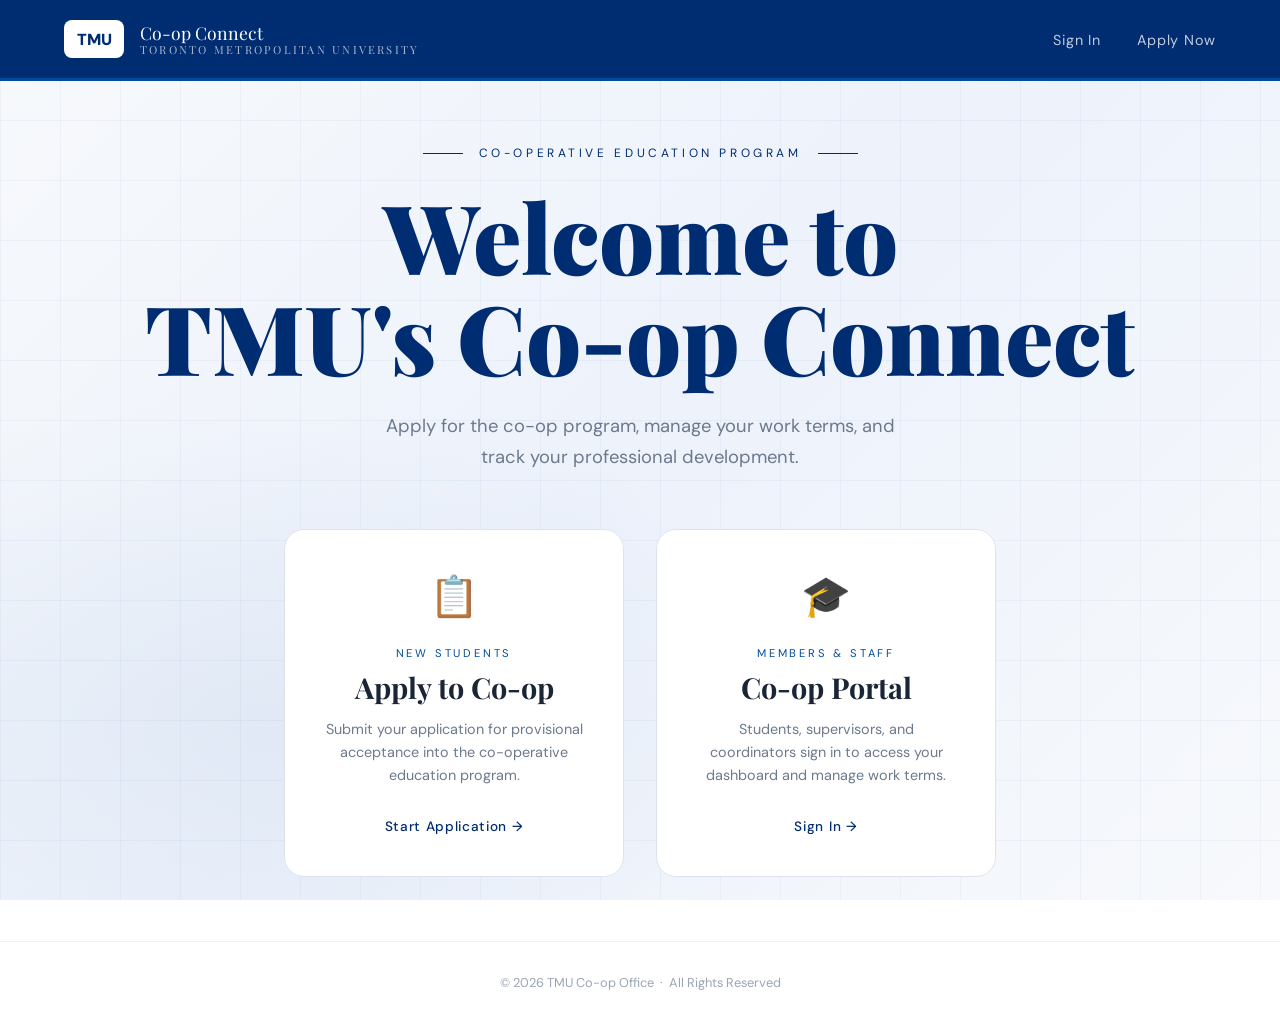
<file: static/index.html>
<!DOCTYPE html>
<html lang="en">
<head>
<meta charset="UTF-8">
<meta name="viewport" content="width=device-width, initial-scale=1.0">
<title>Co-op Management System</title>
<link rel="preconnect" href="https://fonts.googleapis.com">
<link href="https://fonts.googleapis.com/css2?family=Playfair+Display:wght@400;700;900&family=DM+Sans:wght@300;400;500&display=swap" rel="stylesheet">
<link rel="stylesheet" href="/static/css/index.css">
</head>

<body>
<div class="bg-pattern"></div>
<div class="bg-grid"></div>

<div class="container">
  <header>
    <div class="logo">
      <div class="logo-badge">TMU</div>
      <div class="logo-text">
        Co-op Connect
        <span>Toronto Metropolitan University</span>
      </div>
    </div>
    <nav>
      <a href="/login">Sign In</a>
      <a href="/apply">Apply Now</a>
    </nav>
  </header>

  <main class="hero">
    <div class="hero-eyebrow">Co-operative Education Program</div>
    <h1>Welcome to<br>TMU's Co-op Connect</h1>
    <p>Apply for the co-op program, manage your work terms, and track your professional development.</p>

    <div class="cards">
      <a class="card" href="/apply">
        <span class="card-icon">📋</span>
        <div class="card-label">New Students</div>
        <h2>Apply to Co-op</h2>
        <p>Submit your application for provisional acceptance into the co-operative education program.</p>
        <span class="card-arrow">Start Application →</span>
      </a>

      <a class="card" href="/login">
        <span class="card-icon">🎓</span>
        <div class="card-label">Members & Staff</div>
        <h2>Co-op Portal</h2>
        <p>Students, supervisors, and coordinators sign in to access your dashboard and manage work terms.</p>
        <span class="card-arrow">Sign In →</span>
      </a>
    </div>
  </main>

  <footer>
    &copy; 2026 TMU Co-op Office &nbsp;·&nbsp; All Rights Reserved
  </footer>
</div>
</body>
</html>
</file>
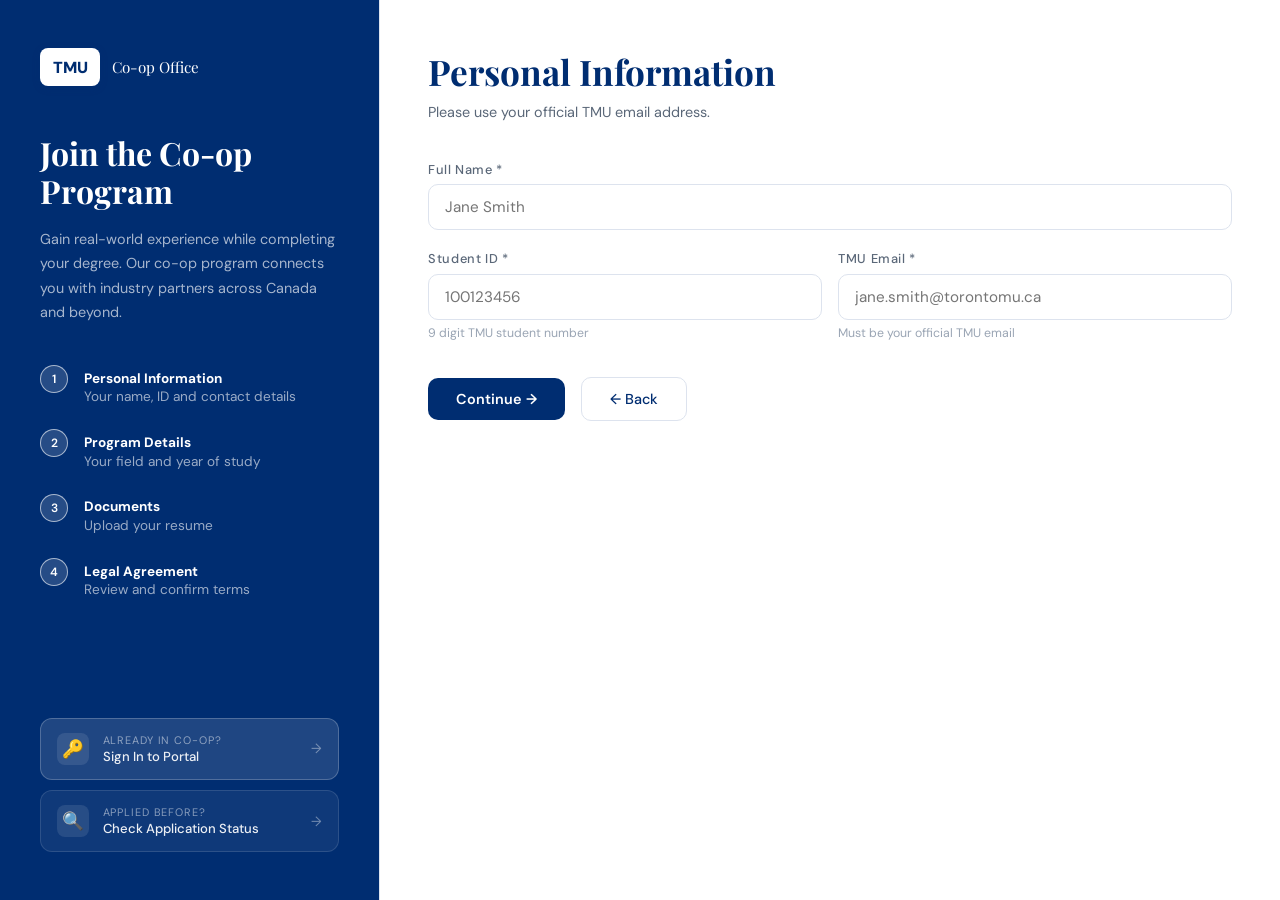
<file: static/pages/apply.html>
<!DOCTYPE html>
<html lang="en">
<head>
<meta charset="UTF-8">
<meta name="viewport" content="width=device-width, initial-scale=1.0">
<title>Apply to Co-op | University Co-op Office</title>
<link href="https://fonts.googleapis.com/css2?family=Playfair+Display:wght@400;700;900&family=DM+Sans:wght@300;400;500;600&display=swap" rel="stylesheet">
<link rel="stylesheet" href="/static/css/shared.css">
<link rel="stylesheet" href="/static/css/apply.css">
</head>

<body>
<div class="bg-pattern"></div>
<div class="bg-grid"></div>

<div class="apply-wrap" style="position:relative;z-index:1;">
  <!-- Sidebar -->
  <div class="apply-sidebar">
    <div>
      <div class="apply-sidebar-logo">
        <a href="/" style="display:flex;align-items:center;gap:0.75rem;text-decoration:none;">
          <div class="logo-badge">TMU</div>
          <span style="font-family:'Playfair Display',serif;color:#ffffff;font-size:0.95rem;">Co-op Office</span>
        </a>
      </div>
      <h2>Join the Co-op Program</h2>
      <p>Gain real-world experience while completing your degree. Our co-op program connects you with industry partners across Canada and beyond.</p>
      <div class="steps">
        <div class="step">
          <div class="step-num" id="s1">1</div>
          <div class="step-text"><strong>Personal Information</strong>Your name, ID and contact details</div>
        </div>
        <div class="step">
          <div class="step-num" id="s2">2</div>
          <div class="step-text"><strong>Program Details</strong>Your field and year of study</div>
        </div>
        <div class="step">
          <div class="step-num" id="s3">3</div>
          <div class="step-text"><strong>Documents</strong>Upload your resume</div>
        </div>
        <div class="step">
          <div class="step-num" id="s4">4</div>
          <div class="step-text"><strong>Legal Agreement</strong>Review and confirm terms</div>
        </div>
      </div>
    </div>
    <div class="sidebar-actions">
      <a href="/login" class="sidebar-action-btn sidebar-action-login">
        <span class="sab-icon">🔑</span>
        <div class="sab-text">
          <span class="sab-label">Already in co-op?</span>
          <span class="sab-title">Sign In to Portal</span>
        </div>
        <span class="sab-arrow">→</span>
      </a>
      <button onclick="showStatusCheck()" class="sidebar-action-btn sidebar-action-status">
        <span class="sab-icon">🔍</span>
        <div class="sab-text">
          <span class="sab-label">Applied before?</span>
          <span class="sab-title">Check Application Status</span>
        </div>
        <span class="sab-arrow">→</span>
      </button>
    </div>
  </div>

  <!-- Main Form -->
  <div class="apply-main">
    <div id="msg-area"></div>

    <!-- Step 1: Personal Info -->
    <div class="step-section active" id="sec1">
      <h1 style="font-family:'Playfair Display',serif;color:#002D71;">Personal Information</h1>
      <p class="subtitle">Please use your official TMU email address.</p>
      <div class="form-group">
        <label>Full Name *</label>
        <input type="text" id="name" placeholder="Jane Smith">
      </div>
      <div class="form-row">
        <div class="form-group">
          <label>Student ID *</label>
          <input type="text" id="student_id" placeholder="100123456" maxlength="9">
          <div class="file-hint">9 digit TMU student number</div>
        </div>
        <div class="form-group">
          <label>TMU Email *</label>
          <input type="email" id="email" placeholder="jane.smith@torontomu.ca">
          <div class="file-hint">Must be your official TMU email</div>
        </div>
      </div>
      <div class="mt-4">
        <button class="btn btn-primary" onclick="goStep(2)">Continue →</button>
        <a href="/" class="btn btn-ghost" style="margin-left:0.75rem;">← Back</a>
      </div>
    </div>

    <!-- Step 2: Program -->
    <div class="step-section" id="sec2">
      <h1 style="font-family:'Playfair Display',serif;color:#002D71;">Program Details</h1>
      <p class="subtitle">Tell us about your study program.</p>
      <div class="form-row">
        <div class="form-group">
          <label>Program / Major *</label>
          <select id="program">
            <option value="">Select program…</option>
            <option>Computer Science</option>
            <option>Engineering</option>
            <option>Business</option>
          </select>
        </div>
        <div class="form-group">
          <label>Academic Year *</label>
          <select id="year">
            <option value="">Select year…</option>
            <option>2026</option>
            <option>2027</option>
          </select>
        </div>
      </div>
      <div class="mt-4 flex gap-2">
        <button class="btn btn-primary" onclick="goStep(3)">Continue →</button>
        <button class="btn btn-ghost" onclick="goStep(1)">← Back</button>
      </div>
    </div>

    <!-- Step 3: Documents -->
    <div class="step-section" id="sec3">
      <h1 style="font-family:'Playfair Display',serif;color:#002D71;">Documents</h1>
      <p class="subtitle">Upload your resume - required to complete your application.</p>
      <div class="form-group">
        <label>Resume (PDF, DOC, DOCX) *</label>
        <input type="file" id="resume" accept=".pdf,.doc,.docx" style="display:none;" onchange="updateFileLabel(this)">
        <div class="file-drop-zone" id="file-drop-zone" onclick="document.getElementById('resume').click()" ondragover="event.preventDefault();this.classList.add('drag-over')" ondragleave="this.classList.remove('drag-over')" ondrop="handleDrop(event)">
          <div class="file-drop-icon">📄</div>
          <div class="file-drop-text">
            <span class="file-drop-title">Click to upload or drag &amp; drop</span>
            <span class="file-drop-sub">PDF, DOC, or DOCX &nbsp;·&nbsp; Max 5MB</span>
          </div>
          <button type="button" class="btn btn-ghost btn-sm file-browse-btn">Browse Files</button>
        </div>
        <div class="file-selected hidden" id="file-selected">
          <span class="file-selected-icon">✓</span>
          <span id="file-selected-name"></span>
          <button type="button" class="file-clear-btn" onclick="clearFile(event)">✕</button>
        </div>
      </div>
      <div class="mt-4 flex gap-2">
        <button class="btn btn-primary" onclick="goStep(4)">Continue →</button>
        <button class="btn btn-ghost" onclick="goStep(2)">← Back</button>
      </div>
    </div>

    <!-- Step 4: Legal -->
    <div class="step-section" id="sec4">
      <h1>Terms & Agreement</h1>
      <p class="subtitle">Please read and confirm the following before submitting.</p>

      <div class="legal-box">
        <h4>Co-operative Education Program - Application Agreement</h4>
        <p>By submitting this application, I, the applicant, acknowledge and agree to the following terms and conditions governing participation in the TMU Co-operative Education Program:</p>
        <br>
        <p><strong>1. Accuracy of Information.</strong> I certify that all information provided in this application is accurate, complete, and true to the best of my knowledge. I understand that any misrepresentation may result in immediate rejection of my application or termination from the co-op program.</p>
        <br>
        <p><strong>2. Academic Standing.</strong> I understand that acceptance into the co-op program is contingent on maintaining the required academic standing as set by the Co-op Office. Failure to maintain this standing may result in removal from the program.</p>
        <br>
        <p><strong>3. Work Term Obligations.</strong> If accepted, I agree to fulfill all work term obligations, including submitting required reports by the specified deadlines (within 30 days of the end of each work term), participating in employer evaluations, and adhering to workplace policies.</p>
        <br>
        <p><strong>4. Privacy and Data Use.</strong> I consent to the TMU Co-op Office collecting, storing, and processing my personal information for the purposes of administering the co-op program, including sharing relevant information with prospective employers.</p>
        <br>
        <p><strong>5. Provisional Acceptance.</strong> I understand that this application results in provisional acceptance only. Final acceptance is subject to review of academic requirements and other criteria as determined by the Co-op Coordinator.</p>
        <br>
        <p><strong>6. Code of Conduct.</strong> I agree to uphold the TMU's Code of Student Conduct during all co-op activities, including workplace placements. Violations may result in disciplinary action and removal from the program.</p>
        <br>
        <p><strong>7. Amendment.</strong> The Co-op Office reserves the right to amend these terms and conditions at any time. Continued participation constitutes acceptance of any changes.</p>
      </div>

      <div class="checkbox-group">
        <input type="checkbox" id="chk1">
        <label for="chk1">I have read and understand the Co-op Program Application Agreement above and agree to all terms and conditions.</label>
      </div>
      <div class="checkbox-group">
        <input type="checkbox" id="chk2">
        <label for="chk2">I confirm that all information I have provided is accurate and complete. I understand that providing false information may result in rejection or removal from the program.</label>
      </div>
      <div class="checkbox-group">
        <input type="checkbox" id="chk3">
        <label for="chk3">I consent to the TMU Co-op Office storing and processing my personal data as described in the agreement above.</label>
      </div>

      <div class="mt-4 flex gap-2">
        <button class="btn btn-primary" id="submit-btn" onclick="submitApplication()">Submit Application</button>
        <button class="btn btn-ghost" onclick="goStep(3)">← Back</button>
      </div>
    </div>

    <!-- Thank You -->
    <div class="step-section" id="sec5">
      <div class="thankyou">
        <div class="checkmark">✓</div>
        <h2>Application Submitted!</h2>
        <p>Thank you for applying to the TMU Co-op Program. Your application has been received and is under review by the Co-op Coordinator.</p>
        <br>
        <p style="color:#5a6778;font-size:0.9rem;">You will be notified by email regarding your provisional acceptance status. This typically takes 5-10 business days.</p>
        <br>
        <a href="/" class="btn btn-primary" style="margin-top:1rem;">← Return to Home</a>
      </div>
    </div>

    <!-- Status Check -->
    <div class="step-section" id="sec-status">
      <h1 style="font-family:'Playfair Display',serif;color:#002D71;">Check Application Status</h1>
      <p class="subtitle">Enter your Student ID and TMU email to see your application status.</p>
      <div id="status-msg-area"></div>
      <div class="form-group">
        <label>Student ID *</label>
        <input type="text" id="status-sid" placeholder="100123456" maxlength="9">
      </div>
      <div class="form-group">
        <label>TMU Email *</label>
        <input type="email" id="status-email" placeholder="jane.smith@torontomu.ca">
      </div>
      <div class="mt-4 flex gap-2">
        <button class="btn btn-primary" onclick="checkStatus()">Check Status</button>
        <button class="btn btn-ghost" onclick="goStep(1)">← Back to Apply</button>
      </div>
      <div id="status-result" class="hidden" style="margin-top:2rem;">
        <div class="panel">
          <div class="panel-title">Application Result</div>
          <div style="margin-bottom:1.25rem;">
            <div style="font-size:0.75rem;color:#5a6778;text-transform:uppercase;letter-spacing:0.08em;margin-bottom:0.3rem;">Applicant</div>
            <div id="status-name" style="font-family:'Playfair Display',serif;font-size:1.2rem;color:#002D71;"></div>
          </div>
          <div style="display:grid;grid-template-columns:1fr 1fr;gap:1.25rem;">
            <div style="background:#f7f9fc;border:1.5px solid #dde3ee;border-radius:10px;padding:1rem;">
              <div style="font-size:0.7rem;color:#5a6778;text-transform:uppercase;letter-spacing:0.08em;margin-bottom:0.5rem;">Provisional Acceptance</div>
              <div id="status-provisional"></div>
              <div id="status-prov-notes" style="font-size:0.78rem;color:#5a6778;margin-top:0.4rem;"></div>
            </div>
            <div style="background:#f7f9fc;border:1.5px solid #dde3ee;border-radius:10px;padding:1rem;">
              <div style="font-size:0.7rem;color:#5a6778;text-transform:uppercase;letter-spacing:0.08em;margin-bottom:0.5rem;">Final Acceptance</div>
              <div id="status-final"></div>
              <div id="status-final-notes" style="font-size:0.78rem;color:#5a6778;margin-top:0.4rem;"></div>
            </div>
          </div>
        </div>
      </div>
    </div>
  </div>
</div>

<script>
let currentStep = 1;

function showMsg(msg, type='error') {
  const el = document.getElementById('msg-area');
  el.innerHTML = `<div class="alert alert-${type}">${msg}</div>`;
  setTimeout(() => { el.innerHTML = ''; }, 5000);
}

function goStep(n) {
  if (n > currentStep) {
    if (!validateStep(currentStep)) return;
  }
  document.querySelectorAll('.step-section').forEach(s => s.classList.remove('active'));
  document.getElementById('sec' + n).classList.add('active');
  for (let i = 1; i <= 4; i++) {
    const el = document.getElementById('s' + i);
    if (!el) continue;
    el.className = 'step-num' + (i < n ? ' done' : '');
    el.textContent = i < n ? '✓' : i;
  }
  currentStep = n;
  document.getElementById('msg-area').innerHTML = '';
}

function validateStep(step) {
  if (step === 1) {
    const name = document.getElementById('name').value.trim();
    const sid = document.getElementById('student_id').value.trim();
    const email = document.getElementById('email').value.trim();
    if (!name) { showMsg('Please enter your full name.'); return false; }
    if (!/^\d{9}$/.test(sid)) { showMsg('Student ID must be 9 digits.'); return false; }
    if (!/^[^\s@]+@[^\s@]+\.[^\s@]+$/.test(email)) { showMsg('Please enter a valid email address.'); return false; }
    const validDomains = ['@torontomu.ca'];
    if (!validDomains.some(d => email.endsWith(d))) {
      showMsg('Email not found in university database. Please use your official TMU email.');
      return false;
    }
  }
  if (step === 2) {
    if (!document.getElementById('program').value) { showMsg('Please select your program.'); return false; }
    if (!document.getElementById('year').value) { showMsg('Please select your academic year.'); return false; }
  }
  if (step === 3) {
    if (!document.getElementById('resume').files[0]) { showMsg('Please upload your resume to continue.'); return false; }
  }
  if (step === 4) {
    if (!document.getElementById('chk1').checked || !document.getElementById('chk2').checked || !document.getElementById('chk3').checked) {
      showMsg('Please confirm all checkboxes to proceed.'); return false;
    }
  }
  return true;
}

async function submitApplication() {
  if (!validateStep(4)) return;
  const btn = document.getElementById('submit-btn');
  btn.disabled = true; btn.textContent = 'Submitting…';

  const form = new FormData();
  form.append('name', document.getElementById('name').value.trim());
  form.append('student_id', document.getElementById('student_id').value.trim());
  form.append('email', document.getElementById('email').value.trim());
  form.append('program', document.getElementById('program').value);
  form.append('year', document.getElementById('year').value);
  const resume = document.getElementById('resume').files[0];
  form.append('resume', resume);

  try {
    const res = await fetch('/api/apply', { method: 'POST', body: form });
    const data = await res.json();
    if (res.ok) {
      goStep(5);
    } else {
      showMsg(data.detail || 'Submission failed. Please try again.');
      btn.disabled = false; btn.textContent = 'Submit Application';
    }
  } catch(e) {
    showMsg('Network error. Please check your connection.');
    btn.disabled = false; btn.textContent = 'Submit Application';
  }
}

function updateFileLabel(input) {
  const file = input.files[0];
  if (!file) return;
  document.getElementById('file-drop-zone').classList.add('hidden');
  const sel = document.getElementById('file-selected');
  sel.classList.remove('hidden');
  document.getElementById('file-selected-name').textContent = file.name;
}

function clearFile(e) {
  e.stopPropagation();
  document.getElementById('resume').value = '';
  document.getElementById('file-selected').classList.add('hidden');
  document.getElementById('file-drop-zone').classList.remove('hidden');
}

function handleDrop(e) {
  e.preventDefault();
  document.getElementById('file-drop-zone').classList.remove('drag-over');
  const file = e.dataTransfer.files[0];
  if (!file) return;
  const dt = new DataTransfer();
  dt.items.add(file);
  document.getElementById('resume').files = dt.files;
  updateFileLabel(document.getElementById('resume'));
}

function showStatusCheck() {
  document.querySelectorAll('.step-section').forEach(s => s.classList.remove('active'));
  document.getElementById('sec-status').classList.add('active');
}

function statusBadge(status) {
  if (status === 'accepted') return '<span class="badge badge-accepted">✓ Accepted</span>';
  if (status === 'rejected') return '<span class="badge badge-rejected">✗ Rejected</span>';
  return '<span class="badge badge-pending">⏳ Pending Review</span>';
}

async function checkStatus() {
  const sid   = document.getElementById('status-sid').value.trim();
  const email = document.getElementById('status-email').value.trim();
  const msgEl = document.getElementById('status-msg-area');

  if (!sid || !email) {
    msgEl.innerHTML = '<div class="alert alert-error">Please enter both your Student ID and email.</div>';
    return;
  }

  msgEl.innerHTML = '';
  document.getElementById('status-result').classList.add('hidden');

  const form = new FormData();
  form.append('student_id', sid);
  form.append('email', email);

  try {
    const res  = await fetch('/api/application-status', { method: 'POST', body: form });
    const data = await res.json();
    if (!res.ok) {
      msgEl.innerHTML = `<div class="alert alert-error">${data.detail || 'No application found.'}</div>`;
      return;
    }
    document.getElementById('status-name').textContent        = data.name;
    document.getElementById('status-provisional').innerHTML   = statusBadge(data.provisional_status);
    document.getElementById('status-final').innerHTML         = statusBadge(data.final_status);
    document.getElementById('status-prov-notes').textContent  = data.provisional_notes || '';
    document.getElementById('status-final-notes').textContent = data.final_notes || '';
    document.getElementById('status-result').classList.remove('hidden');
  } catch(e) {
    msgEl.innerHTML = '<div class="alert alert-error">Network error. Please try again.</div>';
  }
}
</script>
</body>
</html>
</file>
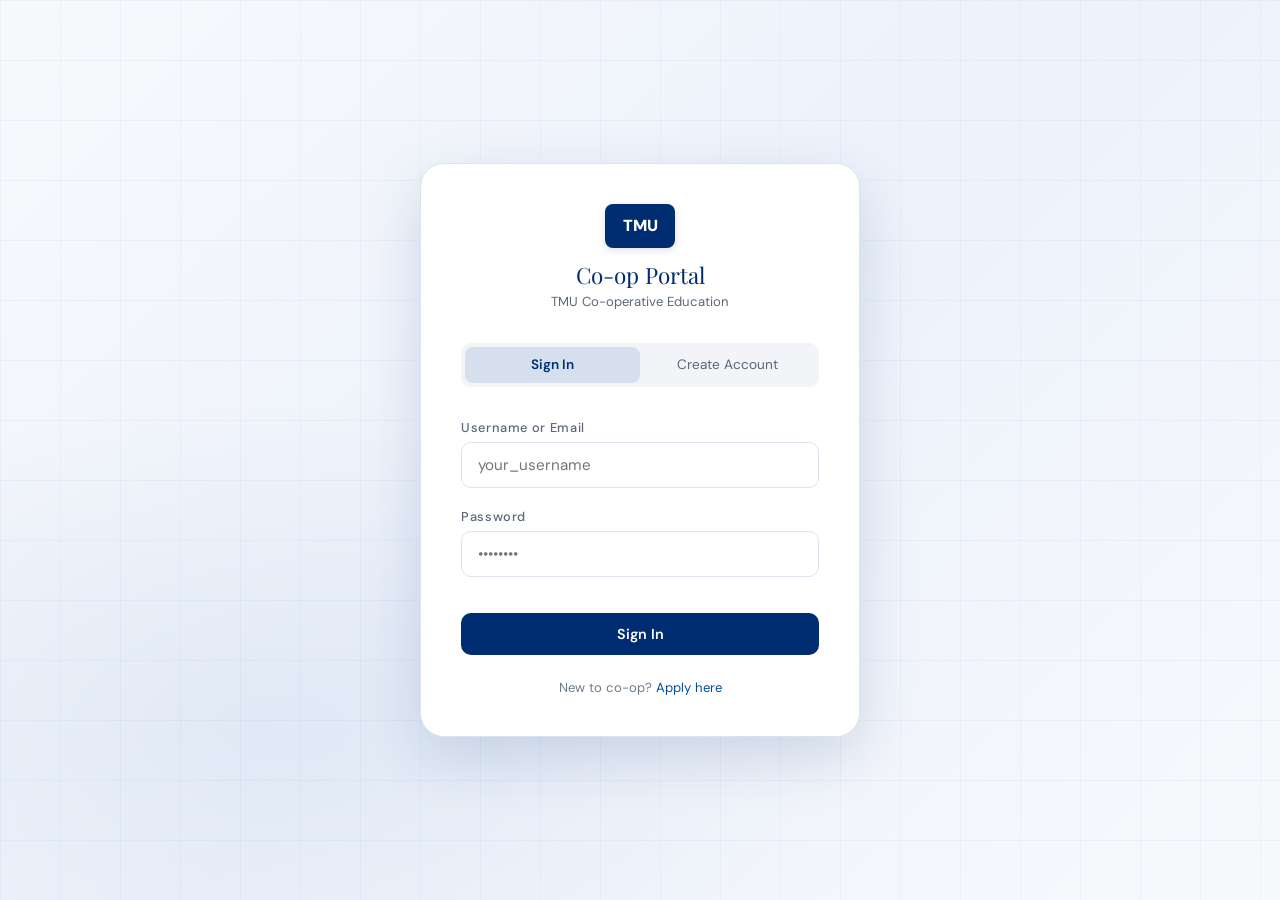
<file: static/pages/login.html>
<!DOCTYPE html>
<html lang="en">
<head>
<meta charset="UTF-8">
<meta name="viewport" content="width=device-width, initial-scale=1.0">
<title>Sign In | Co-op Portal</title>
<link href="https://fonts.googleapis.com/css2?family=Playfair+Display:wght@400;700;900&family=DM+Sans:wght@300;400;500;600&display=swap" rel="stylesheet">
<link rel="stylesheet" href="/static/css/shared.css">
<link rel="stylesheet" href="/static/css/login.css">
</head>

<body>
<div class="bg-pattern"></div>
<div class="bg-grid"></div>

<div class="auth-card">
  <div class="auth-logo">
    <a href="/" style="text-decoration:none;"><div class="logo-badge">TMU</div></a>
    <p>Co-op Portal</p>
    <span>TMU Co-operative Education</span>
  </div>

  <div id="msg-area"></div>

  <div class="auth-tabs">
    <button class="auth-tab active" onclick="switchAuth('login')">Sign In</button>
    <button class="auth-tab" onclick="switchAuth('signup')">Create Account</button>
  </div>

  <!-- LOGIN -->
  <div class="auth-section active" id="login-section">
    <div class="form-group">
      <label>Username or Email</label>
      <input type="text" id="login-username" placeholder="your_username" autocomplete="username">
    </div>
    <div class="form-group">
      <label>Password</label>
      <input type="password" id="login-password" placeholder="••••••••" autocomplete="current-password">
    </div>
    <button class="btn btn-primary btn-full mt-4" onclick="doLogin()">Sign In</button>
    <div class="back-home mt-4">
      New to co-op? <a href="/apply">Apply here</a>
    </div>
  </div>

  <!-- SIGNUP -->
  <div class="auth-section" id="signup-section">
    <p style="font-size:0.82rem;color:var(--gray);margin-bottom:1rem;">I am a…</p>
    <div class="signup-role">
      <div class="role-btn selected" id="role-student" onclick="selectRole('student')">
        <span class="role-icon">🎓</span>
        <span class="role-label">Student</span>
      </div>
      <div class="role-btn" id="role-supervisor" onclick="selectRole('supervisor')">
        <span class="role-icon">💼</span>
        <span class="role-label">Supervisor</span>
      </div>
    </div>

    <!-- Student Signup -->
    <div id="student-fields">
      <div class="form-group">
        <label>Student ID</label>
        <input type="text" id="su-student-id" placeholder="100123456">
      </div>
      <div class="form-group">
        <label>TMU Email</label>
        <input type="email" id="su-email" placeholder="jane.smith@torontomu.ca">
      </div>
      <div class="divider-text">
        choose your login credentials
      </div>
      <div class="form-group">
        <label>Username</label>
        <input type="text" id="su-username" placeholder="jsmith_coop">
      </div>
      <div class="form-group">
        <label>Password</label>
        <input type="password" id="su-password1" placeholder="Enter a strong password">
      </div>
      <div class="form-group">
        <label>Confirm Password</label>
        <input type="password" id="su-password2" placeholder="Match your password">
      </div>
    </div>

    <!-- Supervisor Signup -->
    <div id="supervisor-fields" class="hidden">
      <div class="form-group">
        <label>Work Email (must be registered by your student)</label>
        <input type="email" id="sv-email" placeholder="supervisor@company.com">
      </div>
      <div class="form-group">
        <label>Full Name</label>
        <input type="text" id="sv-name" placeholder="Dr. John Smith">
      </div>
      <div class="divider-text">
        choose your login credentials
      </div>
      <div class="form-group">
        <label>Username</label>
        <input type="text" id="sv-username" placeholder="jsmith_supervisor">
      </div>
      <div class="form-group">
        <label>Password</label>
        <input type="password" id="sv-password1" placeholder="Enter a strong password">
      </div>
      <div class="form-group">
        <label>Confirm Password</label>
        <input type="password" id="sv-password2" placeholder="Match your password">
      </div>
    </div>

    <button class="btn btn-primary btn-full mt-3" onclick="doSignup()">Create Account</button>
    <div class="back-home mt-4">
      <a href="/apply">Apply to co-op</a> · <a href="/">Home</a>
    </div>
  </div>
</div>

<script>
let selectedRole = 'student';

function showMsg(msg, type='error') {
  const el = document.getElementById('msg-area');
  el.innerHTML = `<div class="alert alert-${type}">${msg}</div>`;
  if(type!=='error') setTimeout(() => { el.innerHTML=''; }, 4000);
}

function switchAuth(tab) {
  document.querySelectorAll('.auth-tab').forEach((t,i) => t.classList.toggle('active', (i===0&&tab==='login')||(i===1&&tab==='signup')));
  document.getElementById('login-section').classList.toggle('active', tab==='login');
  document.getElementById('signup-section').classList.toggle('active', tab==='signup');
  document.getElementById('msg-area').innerHTML = '';
}

function selectRole(role) {
  selectedRole = role;
  document.getElementById('role-student').classList.toggle('selected', role==='student');
  document.getElementById('role-supervisor').classList.toggle('selected', role==='supervisor');
  document.getElementById('student-fields').classList.toggle('hidden', role!=='student');
  document.getElementById('supervisor-fields').classList.toggle('hidden', role!=='supervisor');
}

async function doLogin() {
  const username = document.getElementById('login-username').value.trim();
  const password = document.getElementById('login-password').value;
  if (!username || !password) { showMsg('Please fill in all fields.'); return; }

  const form = new FormData();
  form.append('username', username);
  form.append('password', password);

  try {
    const res = await fetch('/api/login', { method: 'POST', body: form });
    const data = await res.json();
    if (res.ok) {
      localStorage.setItem('token', data.token);
      localStorage.setItem('role', data.role);
      localStorage.setItem('username', data.username);
      localStorage.setItem('name', data.name || data.username);
      if (data.role === 'admin') window.location.href = '/admin';
      else if (data.role === 'student') window.location.href = '/student';
      else if (data.role === 'supervisor') window.location.href = '/supervisor';
    } else {
      showMsg(data.detail || 'Login failed.');
    }
  } catch(e) { showMsg('Network error.'); }
}

async function doSignup() {
  const form = new FormData();
  let url = '';

  if (selectedRole === 'student') {
    const sid = document.getElementById('su-student-id').value.trim();
    const email = document.getElementById('su-email').value.trim();
    const username = document.getElementById('su-username').value.trim();
    const password = document.getElementById('su-password1').value;
    if (document.getElementById('su-password1').value != document.getElementById('su-password2').value) {
      showMsg("Passwords do not match!");
      return;
    }
    if (!sid || !email || !username || !password) { showMsg('Please fill in all fields.'); return; }
    form.append('student_id', sid); form.append('email', email);
    form.append('username', username); form.append('password', password);
    url = '/api/signup/student';
  } else {
    const email = document.getElementById('sv-email').value.trim();
    const name = document.getElementById('sv-name').value.trim();
    const username = document.getElementById('sv-username').value.trim();
    const password = document.getElementById('sv-password1').value;
    if (document.getElementById('sv-password1').value != document.getElementById('sv-password2').value) {
      showMsg("Passwords do not match!");
      return;
    }
    if (!email || !name || !username || !password) { showMsg('Please fill in all fields.'); return; }
    form.append('email', email); form.append('name', name);
    form.append('username', username); form.append('password', password);
    url = '/api/signup/supervisor';
  }

  try {
    const res = await fetch(url, { method: 'POST', body: form });
    const data = await res.json();
    if (res.ok) {
      showMsg('Account created! You can now sign in.', 'success');
      switchAuth('login');
    } else {
      showMsg(data.detail || 'Sign-up failed.');
    }
  } catch(e) { showMsg('Network error.'); }
}

// Enter key
document.addEventListener('keydown', e => {
  if (e.key === 'Enter') {
    const loginActive = document.getElementById('login-section').classList.contains('active');
    if (loginActive) doLogin();
  }
});
</script>
</body>
</html>
</file>
<file: static/css/index.css>
/* Coop Home Page*/

*, *::before, *::after {
box-sizing: border-box; margin: 0; padding: 0;
}

:root {
--navy: #f7f9fc;
--ink: #ffffff;
--gold: #002D71;
--gold-light: #1a6fc4;
--cream: #1a2535;
--white: #ffffff;
--gray: #6b7a8d;
--danger: #c0392b;
--success: #1e7e34;
}

body {
font-family: 'DM Sans', sans-serif;
background: #ffffff;
color: #1a2535;
min-height: 100vh;
overflow-x: hidden;
}

/* Animated background */
.bg-pattern {
position: fixed; inset: 0; z-index: 0;
background:
radial-gradient(ellipse 80% 60% at 20% 80%, rgba(0,76,155,0.06) 0%, transparent 60%),
linear-gradient(135deg, #f7f9fc 0%, #edf2fb 50%, #f7f9fc 100%);
}

.bg-grid {
position: fixed; inset: 0; z-index: 0;
background-image:
linear-gradient(rgba(0,76,155,0.04) 1px, transparent 1px),
linear-gradient(90deg, rgba(0,76,155,0.04) 1px, transparent 1px);
background-size: 60px 60px;
}

.container { position: relative; z-index: 1; }

/* Header */
header {
padding: 1.25rem 4rem;
display: flex;
align-items: center;
justify-content: space-between;
background: #002D71;
border-bottom: 3px solid #004c9b;
}

.logo {
display: flex; align-items: center; gap: 1rem;
}

.logo-badge {
width: 60px; height: 38px;
background: #ffffff;
border-radius: 8px;
display: flex; align-items: center; justify-content: center;
font-size: 1rem; font-weight: 900;
color: #002D71;
font-family: 'DM Sans', sans-serif;
box-shadow: 0 2px 8px rgba(0,45,113,0.15);
}

.logo-text {
font-family: 'Playfair Display', serif;
font-size: 1.1rem;
color: #ffffff;
line-height: 1.2;
}

.logo-text span { color: rgba(255,255,255,0.65); display: block; font-size: 0.7rem; letter-spacing: 0.2em; text-transform: uppercase; }

nav a {
color: rgba(255,255,255,0.75); text-decoration: none; margin-left: 2rem;
font-size: 0.9rem; letter-spacing: 0.05em; transition: color 0.2s;
}
nav a:hover { color: #ffffff; }

/* Hero */
.hero {
min-height: calc(100vh - 90px);
display: flex; flex-direction: column;
align-items: center; justify-content: center;
text-align: center;
padding: 4rem 2rem;
}

.hero-eyebrow {
font-size: 0.75rem; letter-spacing: 0.3em; text-transform: uppercase;
color: #002D71; margin-bottom: 1.5rem;
display: flex; align-items: center; gap: 1rem;
}
.hero-eyebrow::before, .hero-eyebrow::after {
content: ''; display: block; width: 40px; height: 1px; background: #002D71;
}

h1 {
font-family: 'Playfair Display', serif;
font-size: clamp(3rem, 8vw, 6rem);
font-weight: 900;
line-height: 1.05;
margin-bottom: 1.5rem;
color: #002D71;
}

.hero p {
font-size: 1.15rem; color: var(--gray); max-width: 520px;
line-height: 1.7; margin-bottom: 3.5rem;
}

/* Cards */
.cards {
display: flex; gap: 2rem; flex-wrap: wrap; justify-content: center;
max-width: 800px;
}

.card {
background: #ffffff;
border: 1.5px solid #dde3ee;
border-radius: 20px;
padding: 2.5rem;
width: 340px;
text-decoration: none;
color: inherit;
transition: all 0.35s ease;
position: relative;
overflow: hidden;
cursor: pointer;
}

.card::before {
content: '';
position: absolute; inset: 0;
background: linear-gradient(135deg, rgba(0,76,155,0.12), transparent);
opacity: 0; transition: opacity 0.35s;
}

.card:hover { transform: translateY(-6px); border-color: rgba(0,76,155,0.5); box-shadow: 0 15px 50px rgba(0,45,113,0.12); }
.card:hover::before { opacity: 1; }

.card-icon {
font-size: 2.5rem; margin-bottom: 1.5rem; display: block;
}

.card-label {
font-size: 0.7rem; letter-spacing: 0.25em; text-transform: uppercase;
color: #004c9b; margin-bottom: 0.5rem;
}

.card h2 {
font-family: 'Playfair Display', serif;
font-size: 1.8rem; margin-bottom: 0.75rem;
color: #1a2535;
}

.card p { color: var(--gray); font-size: 0.9rem; line-height: 1.6; margin-bottom: 1.75rem; }

.card-arrow {
display: inline-flex; align-items: center; gap: 0.5rem;
color: #002D71; font-size: 0.85rem; font-weight: 500;
letter-spacing: 0.05em;
transition: gap 0.2s;
}
.card:hover .card-arrow { gap: 0.85rem; }

/* Footer */
footer {
text-align: center; padding: 2rem;
color: #9aa5b4; font-size: 0.8rem;
border-top: 1px solid rgba(0,76,155,0.08);
position: relative; z-index: 1;
}

@media (max-width: 768px) {
header { padding: 1.5rem 1.5rem; }
nav { display: none; }
.card { width: 100%; }
}
</file>
<file: static/css/shared.css>
/* ── Shared Stylesheet ─────────────────────────────────── */
@import url('https://fonts.googleapis.com/css2?family=Playfair+Display:wght@400;700;900&family=DM+Sans:wght@300;400;500;600&display=swap');

*, *::before, *::after { box-sizing: border-box; margin: 0; padding: 0; }

:root {
--navy: #f7f9fc;
--ink: #ffffff;
--gold: #002D71;
--gold-light: #1a6fc4;
--cream: #1a2535;
--white: #ffffff;
--gray: #6b7a8d;
--gray-light: #a0aab4;
--surface: rgba(0,45,113,0.05);
--border: #dde3ee;
--danger: #e05c5c;
--success: #4caf7d;
--warning: #e8a44c;
--info: #4c8fe8;
}

body {
font-family: 'DM Sans', sans-serif;
background: #ffffff;
color: #1a2535;
min-height: 100vh;
}

/* Background */
.bg-pattern {
position: fixed; inset: 0; z-index: 0;
background:
  radial-gradient(ellipse 80% 60% at 20% 80%, rgba(0,76,155,0.06) 0%, transparent 60%),
  linear-gradient(135deg, #f7f9fc 0%, #edf2fb 50%, #f7f9fc 100%);
}
.bg-grid {
position: fixed; inset: 0; z-index: 0;
background-image:
  linear-gradient(rgba(0,76,155,0.04) 1px, transparent 1px),
  linear-gradient(90deg, rgba(0,76,155,0.04) 1px, transparent 1px);
background-size: 60px 60px;
}

/* Layout */
.page-wrap { position: relative; z-index: 1; min-height: 100vh; display: flex; flex-direction: column; }

/* Header / Nav */
.topbar {
padding: 1.25rem 2.5rem;
display: flex; align-items: center; justify-content: space-between;
border-bottom: 3px solid #004c9b;
background: #002D71;
backdrop-filter: blur(12px);
position: sticky; top: 0; z-index: 100;
}

.logo-link { display: flex; align-items: center; gap: 0.75rem; text-decoration: none; }
.logo-badge {
  width: 60px; height: 38px;
  background: #ffffff;
  border-radius: 8px;
  display: flex; align-items: center; justify-content: center;
  font-size: 1rem; font-weight: 900;
  color: #002D71;
  font-family: 'DM Sans', sans-serif;
  box-shadow: 0 2px 8px rgba(0,45,113,0.15);
}
.logo-name { font-family: 'Playfair Display', serif; color: #ffffff; font-size: 1rem; }

.topbar-right { display: flex; align-items: center; gap: 1.5rem; }
.topbar-right a, .topbar-right button {
color: rgba(255,255,255,0.75); text-decoration: none; background: none; border: none;
cursor: pointer; font-family: 'DM Sans', sans-serif; font-size: 0.875rem;
transition: color 0.2s;
}
.topbar-right a:hover, .topbar-right button:hover { color: #ffffff; }
.user-chip {
background: rgba(255,255,255,0.12); border: 1px solid rgba(255,255,255,0.25);
border-radius: 20px; padding: 0.35rem 1rem;
font-size: 0.8rem; color: #ffffff;
}

/* Main content */
.main-content { flex: 1; padding: 2rem 2.5rem; max-width: 1100px; width: 100%; margin: 0 auto; }

/* Section headers */
.section-title {
font-family: 'Playfair Display', serif;
font-size: 1.8rem; color: #002D71; margin-bottom: 0.35rem;
}
.section-sub { color: var(--gray); font-size: 0.9rem; margin-bottom: 2rem; }

/* Cards / Panels */
.panel {
background: #ffffff;
border: 1px solid var(--border);
border-radius: 16px; padding: 1.75rem;
margin-bottom: 1.25rem;
}
.panel-title {
font-size: 0.7rem; letter-spacing: 0.2em; text-transform: uppercase;
color: #004c9b; margin-bottom: 1rem;
}

/* Form elements */
.form-group { margin-bottom: 1.25rem; }
label { display: block; font-size: 0.8rem; color: #5a6778; margin-bottom: 0.4rem; letter-spacing: 0.05em; font-weight: 500; }
input[type=text], input[type=email], input[type=password], input[type=date],
select, textarea {
width: 100%; padding: 0.75rem 1rem;
background: #ffffff;
border: 1.5px solid #dde3ee;
border-radius: 10px; color: #1a2535;
font-family: 'DM Sans', sans-serif; font-size: 0.95rem;
transition: border-color 0.2s, background 0.2s;
outline: none;
}
input:focus, select:focus, textarea:focus {
border-color: #004c9b;
background: #ffffff;
}
select option { background: #ffffff; color: #1a2535; }
textarea { resize: vertical; min-height: 100px; }

.form-row { display: grid; grid-template-columns: 1fr 1fr; gap: 1rem; }

/* Buttons */
.btn {
display: inline-flex; align-items: center; gap: 0.5rem;
padding: 0.75rem 1.75rem; border-radius: 10px; border: none;
cursor: pointer; font-family: 'DM Sans', sans-serif;
font-size: 0.9rem; font-weight: 500; transition: all 0.2s;
text-decoration: none;
}
.btn-primary {
background: #002D71;
color: #ffffff; font-weight: 600;
}
.btn-primary:hover { transform: translateY(-2px); box-shadow: 0 8px 25px rgba(0,76,155,0.35); }
.btn-ghost {
background: #ffffff; color: #002D71;
border: 1.5px solid #dde3ee;
}
.btn-ghost:hover { color: #002D71; border-color: #004c9b; background: #f0f4fd; }
.btn-danger { background: rgba(224,92,92,0.15); color: var(--danger); border: 1px solid rgba(224,92,92,0.3); }
.btn-danger:hover { background: rgba(224,92,92,0.25); }
.btn-success { background: rgba(76,175,125,0.15); color: var(--success); border: 1px solid rgba(76,175,125,0.3); }
.btn-success:hover { background: rgba(76,175,125,0.25); }
.btn-sm { padding: 0.45rem 1rem; font-size: 0.8rem; }
.btn-full { width: 100%; justify-content: center; }

/* Badges */
.badge {
display: inline-block; padding: 0.25rem 0.7rem;
border-radius: 20px; font-size: 0.72rem; font-weight: 500; letter-spacing: 0.05em;
}
.badge-pending { background: #fff8e6; color: #c07000; border: 1px solid #f0d080; }
.badge-accepted { background: rgba(76,175,125,0.15); color: var(--success); border: 1px solid rgba(76,175,125,0.3); }
.badge-rejected { background: rgba(224,92,92,0.15); color: var(--danger); border: 1px solid rgba(224,92,92,0.3); }
.badge-info { background: #e8f0fb; color: #004c9b; border: 1px solid #b8ccf0; }

/* Table */
.data-table { width: 100%; border-collapse: collapse; }
.data-table th {
text-align: left; padding: 0.75rem 1rem;
font-size: 0.7rem; letter-spacing: 0.15em; text-transform: uppercase;
color: var(--gray); border-bottom: 1px solid var(--border);
}
.data-table td {
padding: 0.9rem 1rem;
border-bottom: 1px solid #f0f2f5;
font-size: 0.875rem; color: #2d3748;
vertical-align: middle;
}
.data-table tr:hover td { background: #f0f4fd; }
.data-table td .name { color: #002D71; font-weight: 600; }

/* Tabs */
.tabs { display: flex; gap: 0.5rem; margin-bottom: 1.75rem; flex-wrap: wrap; }
.tab {
padding: 0.6rem 1.4rem; border-radius: 8px; border: 1px solid transparent;
cursor: pointer; font-size: 0.85rem; color: var(--gray);
background: none; font-family: 'DM Sans', sans-serif;
transition: all 0.2s;
}
.tab.active { border-color: #002D71; color: #002D71; background: rgba(0,45,113,0.06); }
.tab:hover:not(.active) { color: #004c9b; border-color: #dde3ee; }
.tab-content { display: none; }
.tab-content.active { display: block; }

/* Alert */
.alert {
padding: 0.9rem 1.25rem; border-radius: 10px; margin-bottom: 1rem;
font-size: 0.875rem; display: flex; align-items: flex-start; gap: 0.6rem;
}
.alert-error { background: rgba(224,92,92,0.1); border: 1px solid rgba(224,92,92,0.3); color: var(--danger); }
.alert-success { background: rgba(76,175,125,0.1); border: 1px solid rgba(76,175,125,0.3); color: var(--success); }
.alert-info { background: rgba(76,143,232,0.1); border: 1px solid rgba(76,143,232,0.3); color: var(--info); }

/* Modal */
.modal-overlay {
position: fixed; inset: 0; background: rgba(0,0,0,0.7); backdrop-filter: blur(4px);
z-index: 500; display: flex; align-items: center; justify-content: center; padding: 1.5rem;
}
.modal-overlay.hidden { display: none; }
.modal {
background: #ffffff; border: 1px solid var(--border); border-radius: 20px;
padding: 2rem; width: 100%; max-width: 520px; max-height: 90vh; overflow-y: auto;
}
.modal-header { display: flex; justify-content: space-between; align-items: center; margin-bottom: 1.5rem; }
.modal-title { font-family: 'Playfair Display', serif; font-size: 1.4rem; color: #002D71; }
.modal-close { background: none; border: none; color: var(--gray); cursor: pointer; font-size: 1.3rem; }

/* Sidebar layout */
.dashboard-layout { display: grid; grid-template-columns: 220px 1fr; gap: 0; min-height: calc(100vh - 68px); }
.sidebar {
background: var(--white); border-right: 1px solid #dde3ee;
padding: 2rem 1.25rem;
}
.sidebar nav a {
display: flex; align-items: center; gap: 0.75rem;
padding: 0.75rem 1rem; border-radius: 10px;
text-decoration: none; color: var(--gray); font-size: 0.875rem;
transition: all 0.2s; margin-bottom: 0.25rem;
}
.sidebar nav a:hover { color: #002D71; background: #f0f4fd; }
.sidebar nav a.active { color: #002D71; background: #e8f0fb; font-weight: 600; border-left: 3px solid #002D71; padding-left: calc(1rem - 3px); }
.sidebar-section { font-size: 0.65rem; letter-spacing: 0.2em; text-transform: uppercase; color: #9aa5b4; padding: 0.5rem 1rem; margin-top: 1rem; margin-bottom: 0.25rem; }
.sidebar-content { flex: 1; padding: 2rem 2.5rem; overflow-y: auto; background: #f7f9fc; }

/* Empty state */
.empty-state { text-align: center; padding: 3rem 1rem; color: var(--gray); }
.empty-state .icon { font-size: 3rem; margin-bottom: 1rem; display: block; opacity: 0.4; }

/* Utility */
.flex { display: flex; } .items-center { align-items: center; } .gap-2 { gap: 0.5rem; }
.gap-3 { gap: 0.75rem; } .justify-between { justify-content: space-between; }
.mt-1 { margin-top: 0.25rem; } .mt-2 { margin-top: 0.5rem; } .mt-3 { margin-top: 0.75rem; }
.mt-4 { margin-top: 1rem; } .mb-2 { margin-bottom: 0.5rem; } .mb-4 { margin-bottom: 1rem; }
.text-gold { color: var(--gold); } .text-gray { color: var(--gray); }
.text-sm { font-size: 0.85rem; } .text-xs { font-size: 0.75rem; }
.font-serif { font-family: 'Playfair Display', serif; }
.hidden { display: none !important; }
.divider { border: none; border-top: 1px solid var(--border); margin: 1.5rem 0; }

/* Scrollbar */
::-webkit-scrollbar { width: 6px; }
::-webkit-scrollbar-track { background: transparent; }
::-webkit-scrollbar-thumb { background: #dde3ee; border-radius: 3px; }
</file>
<file: static/css/apply.css>
/* Coop Application Page */

.apply-wrap {
min-height: 100vh; display: flex; align-items: stretch;
}
.apply-sidebar {
width: 380px; flex-shrink: 0;
background: #002D71;
border-right: 1px solid #dde3ee;
padding: 3rem 2.5rem;
display: flex; flex-direction: column; justify-content: space-between;
position: sticky; top: 0; height: 100vh;
}
.apply-sidebar-logo { display: flex; align-items: center; gap: 0.75rem; margin-bottom: 3rem; }
.apply-sidebar h2 { font-family: 'Playfair Display', serif; font-size: 2rem; color: #ffffff; margin-bottom: 1rem; line-height: 1.2; }
.apply-sidebar p { color: rgba(255,255,255,0.65); font-size: 0.9rem; line-height: 1.7; }
.apply-sidebar-logo .logo-badge {
width: 60px; height: 38px;
background: #ffffff;
border-radius: 8px;
display: flex; align-items: center; justify-content: center;
font-size: 1rem; font-weight: 900;
color: #002D71;
font-family: 'DM Sans', sans-serif;
box-shadow: 0 2px 8px rgba(0,45,113,0.15);
}
.steps { margin-top: 2.5rem; }
.step { display: flex; gap: 1rem; margin-bottom: 1.5rem; align-items: flex-start; }
.step-num {
width: 28px; height: 28px; border-radius: 50%;
background: rgba(255,255,255,0.15); border: 1px solid rgba(255,255,255,0.6);
color: #ffffff; font-size: 0.75rem; font-weight: 600;
display: flex; align-items: center; justify-content: center; flex-shrink: 0;
}
.step-num.done { background: #ffffff; color: #002D71; }
.step-text { font-size: 0.85rem; color: rgba(255,255,255,0.6); padding-top: 0.3rem; }
.step-text strong { color: #ffffff; display: block; margin-bottom: 0.1rem; }

.apply-main { flex: 1; padding: 3rem; overflow-y: auto; background: #ffffff; position: relative; z-index: 1; }
.apply-main h1 { font-family: 'Playfair Display', serif; font-size: 2.2rem; color: #002D71; margin-bottom: 0.5rem; }
.apply-main .subtitle { color: #5a6778; font-size: 0.9rem; margin-bottom: 2.5rem; }

.step-section { display: none; }
.step-section.active { display: block; }

/* Legal box */
.legal-box {
background: #f7f9fc; border: 1.5px solid #dde3ee;
border-radius: 12px; padding: 1.5rem;
height: 220px; overflow-y: auto; margin-bottom: 1rem;
font-size: 0.82rem; color: #5a6778; line-height: 1.7;
}
.legal-box h4 { color: #002D71; margin-bottom: 0.5rem; font-size: 0.85rem; }

.checkbox-group { display: flex; align-items: flex-start; gap: 0.75rem; margin-bottom: 1rem; }
.checkbox-group input[type=checkbox] {
width: 18px; height: 18px; flex-shrink: 0; accent-color: #002D71;
margin-top: 0.15rem; cursor: pointer;
}
.checkbox-group label { font-size: 0.85rem; color: #2d3748; cursor: pointer; line-height: 1.5; }

/* Thank you */
.thankyou { text-align: center; padding: 3rem 1rem; }
.thankyou .checkmark {
width: 80px; height: 80px; border-radius: 50%;
background: rgba(29,138,90,0.1); border: 2px solid var(--success);
font-size: 2.5rem; display: flex; align-items: center; justify-content: center;
margin: 0 auto 2rem;
}
.thankyou h2 { font-family: 'Playfair Display', serif; font-size: 2rem; color: #002D71; margin-bottom: 1rem; }
.thankyou p { color: #5a6778; max-width: 480px; margin: 0 auto; line-height: 1.7; }
.file-hint { font-size: 0.77rem; color: #9aa5b4; margin-top: 0.3rem; }

/* Sidebar action buttons */
.sidebar-actions {
  display: flex; flex-direction: column; gap: 0.65rem;
}

.sidebar-action-btn {
  display: flex; align-items: center; gap: 0.85rem;
  padding: 0.85rem 1rem;
  border-radius: 12px;
  cursor: pointer;
  text-decoration: none;
  border: none;
  font-family: 'DM Sans', sans-serif;
  text-align: left;
  transition: all 0.2s;
  width: 100%;
}

.sidebar-action-login {
  background: rgba(255,255,255,0.12);
  border: 1px solid rgba(255,255,255,0.22);
}
.sidebar-action-login:hover {
  background: rgba(255,255,255,0.2);
  border-color: rgba(255,255,255,0.4);
  transform: translateX(3px);
}

.sidebar-action-status {
  background: rgba(255,255,255,0.06);
  border: 1px solid rgba(255,255,255,0.12);
}
.sidebar-action-status:hover {
  background: rgba(255,255,255,0.12);
  border-color: rgba(255,255,255,0.25);
  transform: translateX(3px);
}

.sab-icon {
  font-size: 1.1rem; flex-shrink: 0;
  width: 32px; height: 32px;
  background: rgba(255,255,255,0.1);
  border-radius: 8px;
  display: flex; align-items: center; justify-content: center;
}

.sab-text {
  flex: 1; display: flex; flex-direction: column; gap: 0.1rem;
}

.sab-label {
  font-size: 0.68rem; color: rgba(255,255,255,0.5);
  text-transform: uppercase; letter-spacing: 0.08em;
}

.sab-title {
  font-size: 0.82rem; color: rgba(255,255,255,0.92); font-weight: 500;
}

.sab-arrow {
  font-size: 0.85rem; color: rgba(255,255,255,0.4);
  transition: color 0.2s;
}
.sidebar-action-btn:hover .sab-arrow {
  color: rgba(255,255,255,0.8);
}

@media (max-width: 900px) {
.apply-sidebar { display: none; }
.apply-main { padding: 2rem 1.5rem; }
}

/* Custom file upload zone */
.file-drop-zone {
  display: flex; align-items: center; gap: 1.25rem;
  padding: 1.25rem 1.5rem;
  border: 1.5px dashed #b8ccf0;
  border-radius: 12px;
  background: #f7f9fc;
  cursor: pointer;
  transition: all 0.2s;
  user-select: none;
}
.file-drop-zone:hover {
  border-color: #004c9b;
  background: #eef3fc;
}
.file-drop-zone.drag-over {
  border-color: #002D71;
  background: #e8f0fb;
}
.file-drop-icon {
  font-size: 1.75rem; flex-shrink: 0;
}
.file-drop-text {
  flex: 1; display: flex; flex-direction: column; gap: 0.2rem;
}
.file-drop-title {
  font-size: 0.875rem; color: #1a2535; font-weight: 500;
}
.file-drop-sub {
  font-size: 0.76rem; color: #9aa5b4;
}
.file-browse-btn {
  flex-shrink: 0; pointer-events: none;
}

/* Selected file row */
.file-selected {
  display: flex; align-items: center; gap: 0.75rem;
  padding: 0.75rem 1rem;
  border: 1.5px solid rgba(76,175,125,0.35);
  border-radius: 10px;
  background: rgba(76,175,125,0.06);
  margin-top: 0.5rem;
}
.file-selected-icon {
  color: #4caf7d; font-weight: 700; font-size: 0.9rem;
}
.file-selected span:nth-child(2) {
  flex: 1; font-size: 0.85rem; color: #1a2535;
  white-space: nowrap; overflow: hidden; text-overflow: ellipsis;
}
.file-clear-btn {
  background: none; border: none; cursor: pointer;
  color: #9aa5b4; font-size: 0.85rem; padding: 0.15rem 0.4rem;
  border-radius: 4px; transition: color 0.2s;
  font-family: 'DM Sans', sans-serif;
}
.file-clear-btn:hover { color: #e05c5c; }
</file>
<file: static/css/login.css>
/* Login Page */

body { display: flex; align-items: center; justify-content: center; min-height: 100vh; }

.auth-card {
position: relative; z-index: 1;
width: 100%; max-width: 440px;
background: #ffffff; border: 1.5px solid #dde3ee;
border-radius: 24px; padding: 2.5rem;
box-shadow: 0 20px 60px rgba(0,45,113,0.15);
}
.auth-logo { text-align: center; margin-bottom: 2rem; }
.auth-logo .logo-badge {
width: 70px; height: 44px;
background: #002D71;
border-radius: 8px;
display: flex; align-items: center; justify-content: center;
font-size: 1rem; font-weight: 900;
color: #ffffff;
font-family: 'DM Sans', sans-serif;
margin: 0 auto 0.75rem;
}
.auth-logo p { font-family: 'Playfair Display', serif; font-size: 1.4rem; color: #002D71; }
.auth-logo span { color: #5a6778; font-size: 0.82rem; }

.auth-tabs { display: flex; background: rgba(0,45,113,0.05); border-radius: 10px; padding: 4px; margin-bottom: 2rem; }
.auth-tab { flex: 1; text-align: center; padding: 0.6rem; border-radius: 8px; cursor: pointer; font-size: 0.85rem; color: #5a6778; transition: all 0.2s; border: none; background: none; font-family: 'DM Sans', sans-serif; }
.auth-tab.active { background: rgba(0,76,155,0.12); color: #002D71; font-weight: 600; }

.auth-section { display: none; }
.auth-section.active { display: block; }

.signup-role { display: flex; gap: 0.75rem; margin-bottom: 1.5rem; }
.role-btn {
flex: 1; padding: 0.85rem; border: 1.5px solid #dde3ee; border-radius: 12px;
background: #ffffff; cursor: pointer; text-align: center; transition: all 0.2s;
}
.role-btn .role-icon { font-size: 1.5rem; display: block; margin-bottom: 0.3rem; }
.role-btn .role-label { font-size: 0.8rem; color: var(--gray); }
.role-btn.selected { border-color: #004c9b; background: rgba(0,76,155,0.08); }
.role-btn.selected .role-label { color: #002D71; }

.divider-text {
display: flex;
align-items: center;
text-align: center;
color: var(--gray);
font-size: 0.78rem;
margin: 1.25rem 0;
}

.divider-text::before,
.divider-text::after {
content: '';
flex: 1;
height: 1px;
background: #dde3ee;
}

.divider-text::before {
margin-right: 1rem;
}

.divider-text::after {
margin-left: 1rem;
}
.back-home { text-align: center; margin-top: 1.5rem; font-size: 0.82rem; color: var(--gray); }
.back-home a { color: #004c9b; text-decoration: none; }
</file>
